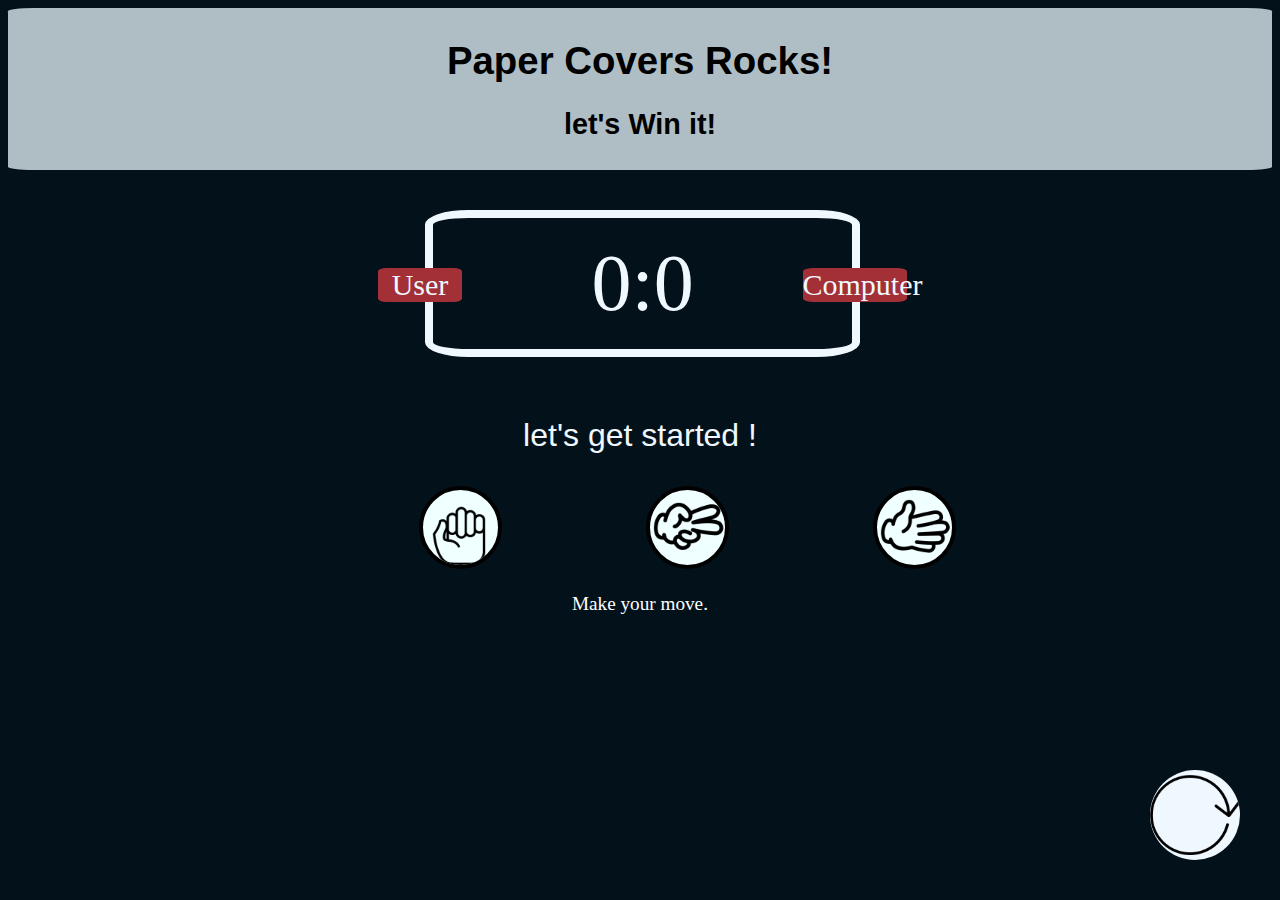
<file: PaperCoversRock/index.html>
<!DOCTYPE html>
<html lang="en">
<head>
    <meta charset="UTF-8">
    <meta http-equiv="X-UA-Compatible" content="IE=edge">
    <meta name="viewport" content="width=device-width, initial-scale=1.0">
    <title>Rock Covers Paper Game</title>
    <link rel="stylesheet" href="style.css">
</head>
<body>
    <header >
        <div id="intro"><h1 id="intro">Paper Covers Rocks!</h1>
            <h2>let's Win it!</h2></div> 
  </header>

    <section id="gameboard">
       <div class="lapel" id="userLP">User</div>  
       <div class="lapel" id="compLP">Computer</div>  

     <span id="userReslt">0</span>:<span id="compReslt">0</sp></div>
</section>
    <div> 
    <p id="showStatus">let's get started ! </p> 

    <div id="playButtons">
        <img src="r.jpg" alt="icon" id="r">
        <img src="s.jpg" alt="icon"  id="s">
        <img src="p.jpg" alt="icon" id="p">

    </div>

   

</div>
    <p id="make">Make your move.</p>

    <img src="restart.png" alt="restart" id="restartB" >

    <script src="index.js"></script>
</body>
</html>
</file>
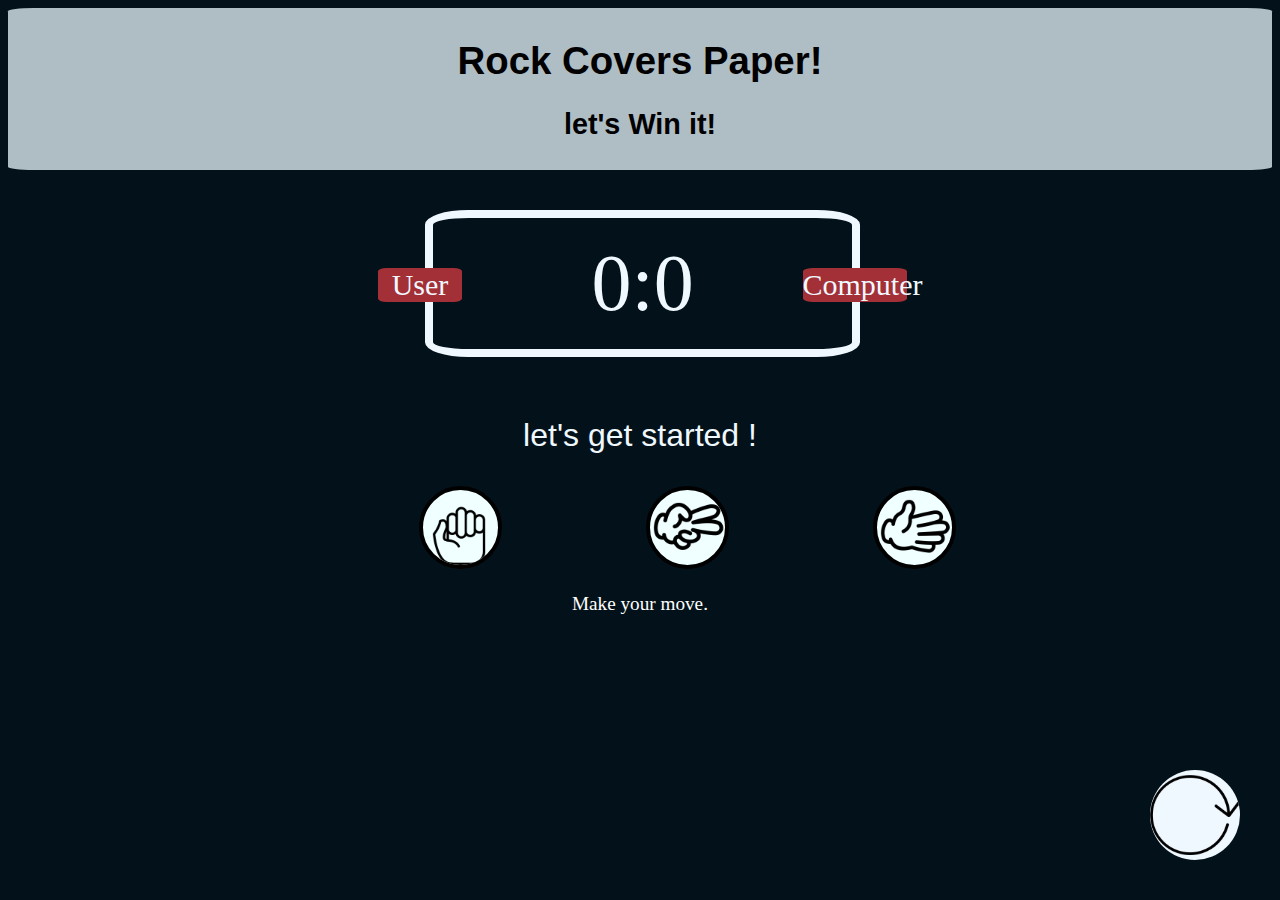
<file: RockCoversPaper/index.html>
<!DOCTYPE html>
<html lang="en">
<head>
    <meta charset="UTF-8">
    <meta http-equiv="X-UA-Compatible" content="IE=edge">
    <meta name="viewport" content="width=device-width, initial-scale=1.0">
    <title>Rock Covers Paper Game</title>
    <link rel="stylesheet" href="style.css">
</head>
<body>
    <header >
        <div id="intro"><h1 id="intro">Rock Covers Paper!</h1>
            <h2>let's Win it!</h2></div> 
  </header>

    <section id="gameboard">
       <div class="lapel" id="userLP">User</div>  
       <div class="lapel" id="compLP">Computer</div>  

     <span id="userReslt">0</span>:<span id="compReslt">0</sp></div>
</section>
    <div> 
    <p id="showStatus">let's get started ! </p> 

    <div id="playButtons">
        <img src="r.jpg" alt="icon" id="r">
        <img src="s.jpg" alt="icon"  id="s">
        <img src="p.jpg" alt="icon" id="p">

    </div>

   

</div>
    <p id="make">Make your move.</p>

    <img src="restart.png" alt="restart" id="restartB" >

    <script src="index.js"></script>
</body>
</html>
</file>
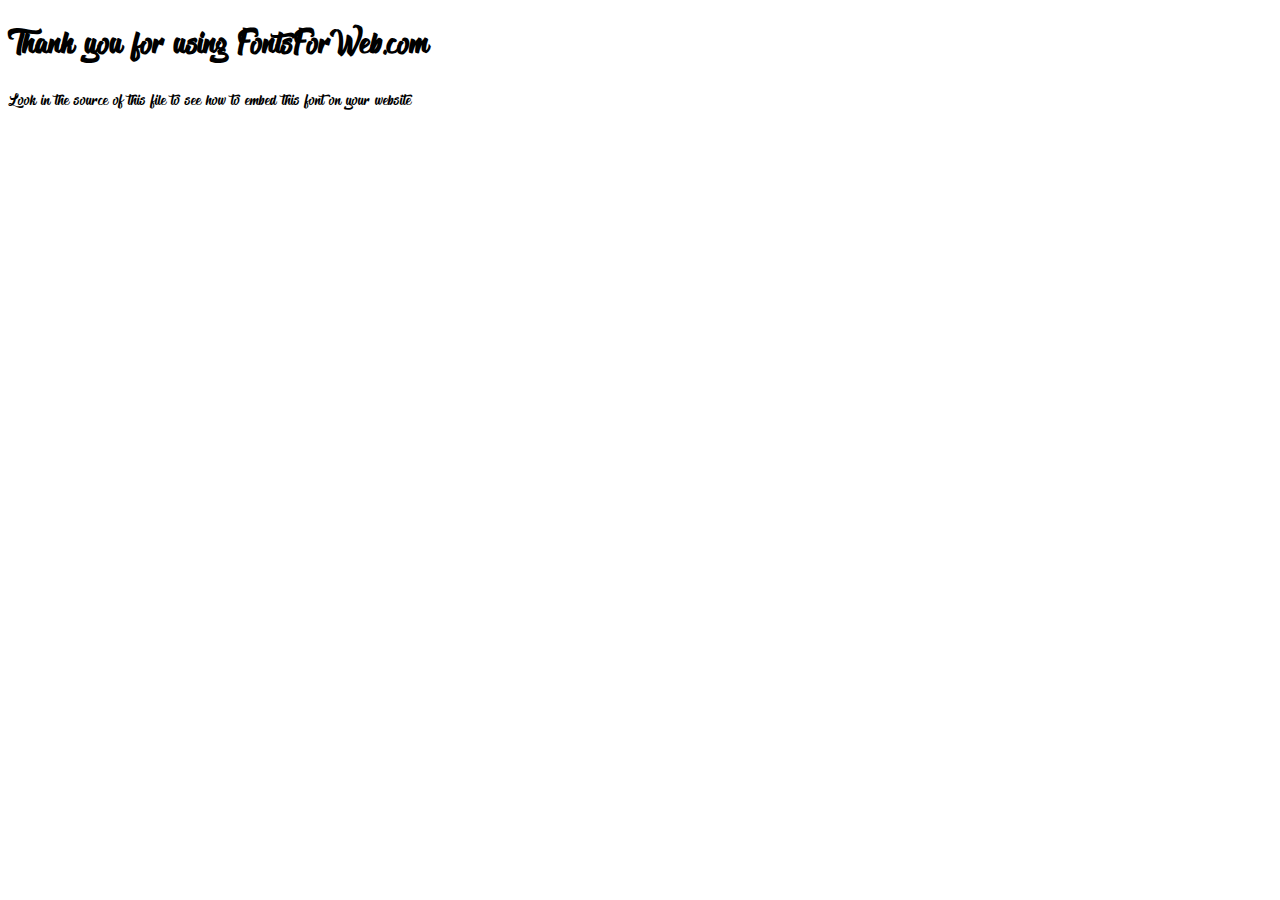
<file: TheBlacklist/index.html>
<!DOCTYPE html>
<html class="no-js">
    <head>
        <meta charset="utf-8">
        <meta http-equiv="X-UA-Compatible" content="IE=edge">
        <title> web font from FontsForWeb.com</title>
        <meta name="description" content="">
        <meta name="viewport" content="width=device-width, initial-scale=1">
        <link rel="stylesheet" href="font.css">
        <style type="text/css">
		/* when @font-face is defined(it is in font.css) you can add the font to any rule by using font-family */
		h1 {
			font-family: 'TheBlacklist';
		}
		</style>
    </head>
    <body>
    	<h1>Thank you for using FontsForWeb.com</h1>
        <p class="fontsforweb_fontid_79299">Look in the source of this file to see how to embed this font on your website</p>
    </body>
</html>
</file>
<file: PaperCoversRock/style.css>
h1,h2 {

    text-align: center ;
    font-family: 'Gill Sans', 'Gill Sans MT', Calibri, 'Trebuchet MS', sans-serif;
   
}


header{   
     background-color: rgb(175, 190, 197);
     padding: 5px;
     font-size: 120%;
     margin: 0 0 40px 0;
     border-radius: 2%;

     
     
}

#gameboard {
    width: 30%;
    text-align: center;
    align-items: inline; 
    border-style:solid;
    border-width: 8px;
    color: aliceblue;
    font-size: 500%;
    border-radius: 10%;
    padding: 20px;
    margin: 0 33%;
    position: relative;
    transition: all 1s ease;
    
}

.lapel{
    font-size: 30px;
    background-color: rgb(163, 48, 54);
    width: 40%;
    border-radius: 10%;
}

#userLP{
    width: 20%;
    position:absolute;
    top:50px;
    left:-55px;
}
#compLP{
    position:absolute;
    top:50px;
    right:-55px;
    width: 25%;
}





body{

    background-color: rgb(3, 18, 26);

}



#showStatus{
    margin-top: 60px;
    font-size: 200%;
    text-align: center;
    color: aliceblue;

    font-family:Verdana, Geneva, Tahoma, sans-serif;
}

#playButtons{
    margin-left:  27%;
}


#restartB 
{
    
    background-color: aliceblue;
    position:absolute;
    bottom: 40px;
    right: 40px;
    border-color:rgb(3, 18, 26);
    width: 90px;
    height: 90px;
    border-radius: 100%;
    transition: all .4s ease;
}

#restartB:hover
{
    
    background-color: aliceblue;
    position:absolute;
    bottom: 40px;
    right: 40px;
    border-color:rgb(3, 18, 26);
    width: 100px;
    height: 100px;
    background-color: rgb(178, 190, 231);
    cursor: pointer;


}


 #playButtons  img {
   margin: 0 70px;
    width: 75px;
    height: 75px;
    border-radius: 100%;
    border-width: 4px;
    border-style: solid;
    background-color: azure;
}

#playButtons img:hover{

    cursor: pointer;
    background-color: rgb(178, 190, 231);
    transition: all .4s ease;
    width: 80px;
    height: 80px;
   
}



#make
{
    border-top: 20px;
    text-align: center;
    font-size: larger;
    color: white;
    font-family: Georgia, 'Times New Roman', Times, serif;

}


.win-glow
{
    background-color: rgb(75, 214, 168) !important ;
    box-shadow: 0 0 10px  rgb(129, 238, 202)  !important ;
    border-color: rgb(75, 214, 168)  !important ;
}

.lost-glow
{
    background-color: rgb(247, 107, 107) !important;
    box-shadow: 0 0 10px  rgb(233, 129, 129) !important; 
    border-color:  rgb(233, 129, 129) !important ;
}

.draw-glow
{
    background-color: rgb(213, 241, 136) !important;
    box-shadow: 0 0 10px  rgb(228, 243, 186) !important;
    border-color:  rgb(228, 243, 186) !important ;


}
</file>
<file: RockCoversPaper/style.css>
h1,h2 {

    text-align: center ;
    font-family: 'Gill Sans', 'Gill Sans MT', Calibri, 'Trebuchet MS', sans-serif;
   
}


header{   
     background-color: rgb(175, 190, 197);
     padding: 5px;
     font-size: 120%;
     margin: 0 0 40px 0;
     border-radius: 2%;

     
     
}

#gameboard {
    width: 30%;
    text-align: center;
    align-items: inline; 
    border-style:solid;
    border-width: 8px;
    color: aliceblue;
    font-size: 500%;
    border-radius: 10%;
    padding: 20px;
    margin: 0 33%;
    position: relative;
    transition: all 1s ease;
    
}

.lapel{
    font-size: 30px;
    background-color: rgb(163, 48, 54);
    width: 40%;
    border-radius: 10%;
}

#userLP{
    width: 20%;
    position:absolute;
    top:50px;
    left:-55px;
}
#compLP{
    position:absolute;
    top:50px;
    right:-55px;
    width: 25%;
}





body{

    background-color: rgb(3, 18, 26);

}



#showStatus{
    margin-top: 60px;
    font-size: 200%;
    text-align: center;
    color: aliceblue;

    font-family:Verdana, Geneva, Tahoma, sans-serif;
}

#playButtons{
    margin-left:  27%;
}


#restartB 
{
    
    background-color: aliceblue;
    position:absolute;
    bottom: 40px;
    right: 40px;
    border-color:rgb(3, 18, 26);
    width: 90px;
    height: 90px;
    border-radius: 100%;
    transition: all .4s ease;
}

#restartB:hover
{
    
    background-color: aliceblue;
    position:absolute;
    bottom: 40px;
    right: 40px;
    border-color:rgb(3, 18, 26);
    width: 100px;
    height: 100px;
    background-color: rgb(178, 190, 231);
    cursor: pointer;


}


 #playButtons  img {
   margin: 0 70px;
    width: 75px;
    height: 75px;
    border-radius: 100%;
    border-width: 4px;
    border-style: solid;
    background-color: azure;
}

#playButtons img:hover{

    cursor: pointer;
    background-color: rgb(178, 190, 231);
    transition: all .4s ease;
    width: 80px;
    height: 80px;
   
}



#make
{
    border-top: 20px;
    text-align: center;
    font-size: larger;
    color: white;
    font-family: Georgia, 'Times New Roman', Times, serif;

}


.win-glow
{
    background-color: rgb(75, 214, 168) !important ;
    box-shadow: 0 0 10px  rgb(129, 238, 202)  !important ;
    border-color: rgb(75, 214, 168)  !important ;
}

.lost-glow
{
    background-color: rgb(247, 107, 107) !important;
    box-shadow: 0 0 10px  rgb(233, 129, 129) !important; 
    border-color:  rgb(233, 129, 129) !important ;
}

.draw-glow
{
    background-color: rgb(213, 241, 136) !important;
    box-shadow: 0 0 10px  rgb(228, 243, 186) !important;
    border-color:  rgb(228, 243, 186) !important ;


}
</file>
<file: TheBlacklist/font.css>
@font-face {
	font-family: 'TheBlacklist';
	src: url('./TheBlacklist.eot');
	src: local('TheBlacklist'), url('./TheBlacklist.woff') format('woff'), url('./TheBlacklist.ttf') format('truetype');
}
/* use this class to attach this font to any element i.e. <p class="fontsforweb_fontid_79299">Text with this font applied</p> */
.fontsforweb_fontid_79299 {
	font-family: 'TheBlacklist' !important;
}

/* Font downloaded from FontsForWeb.com */
</file>
